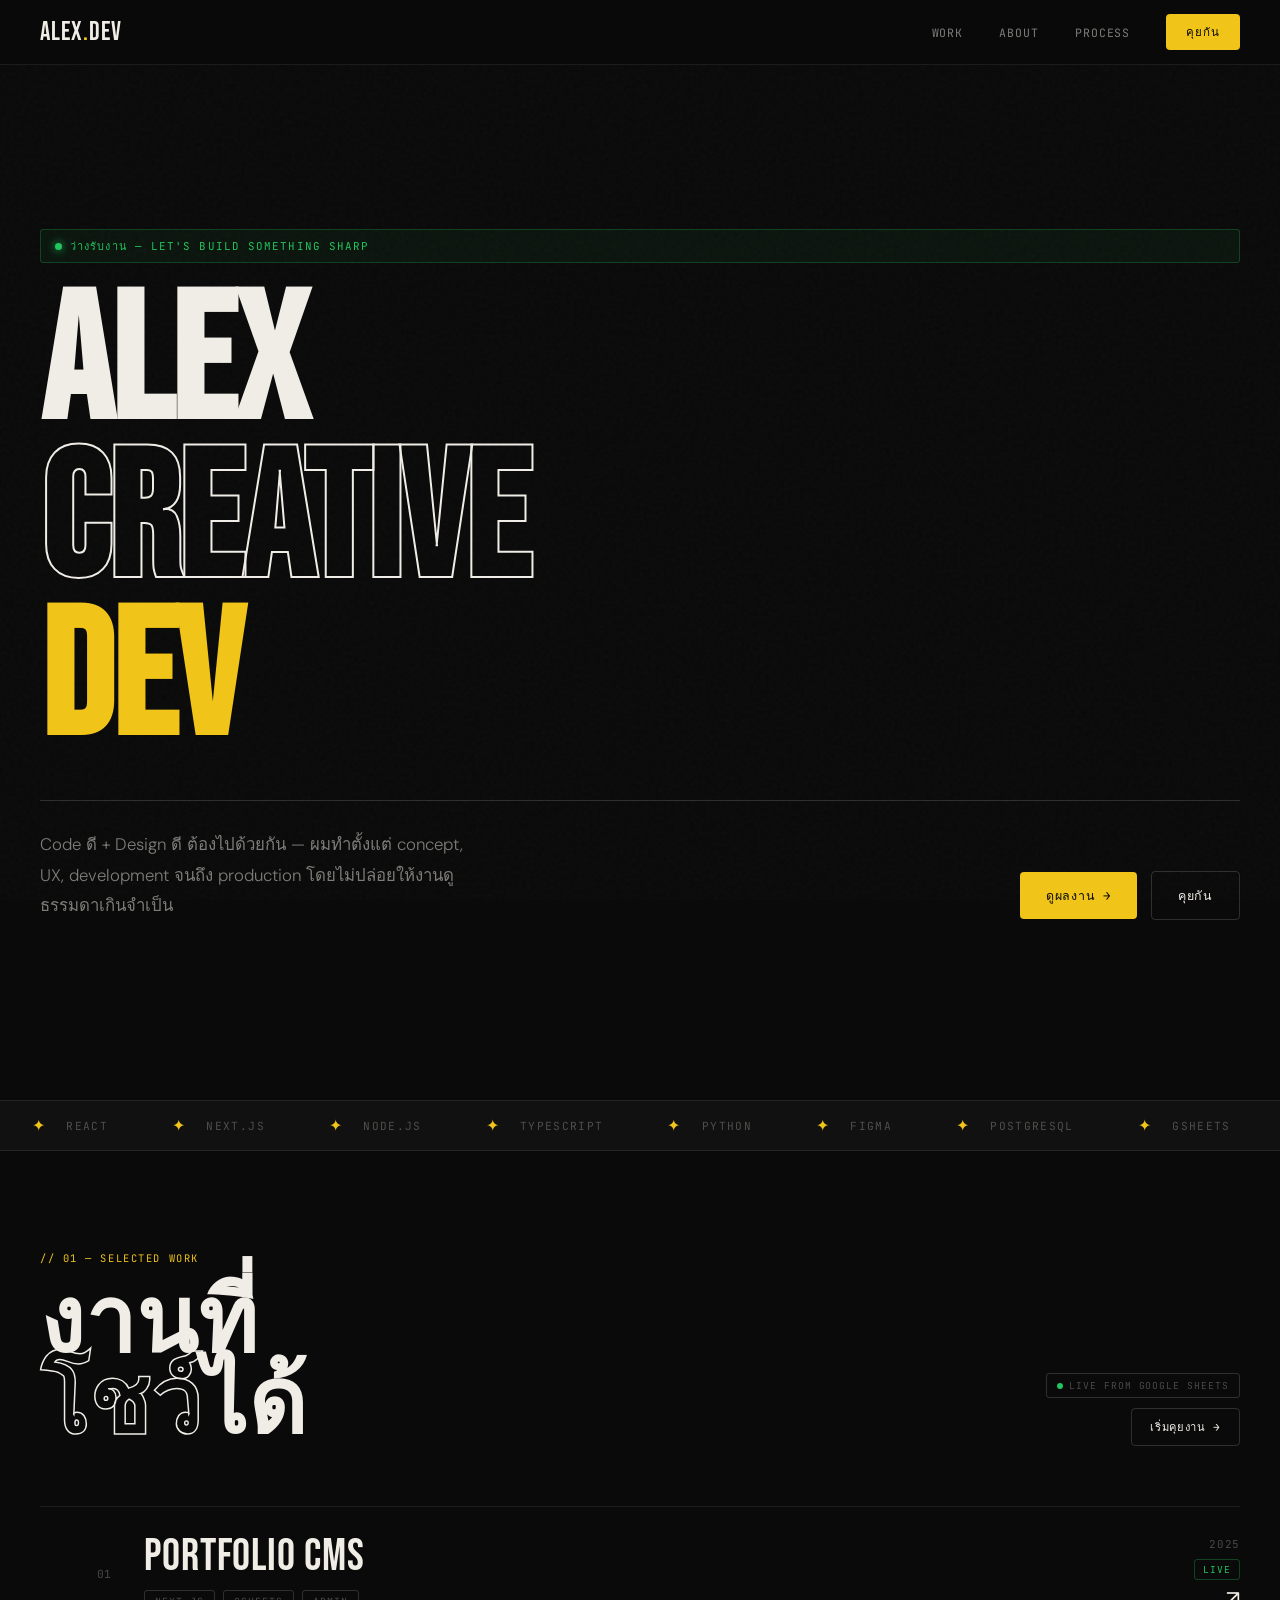
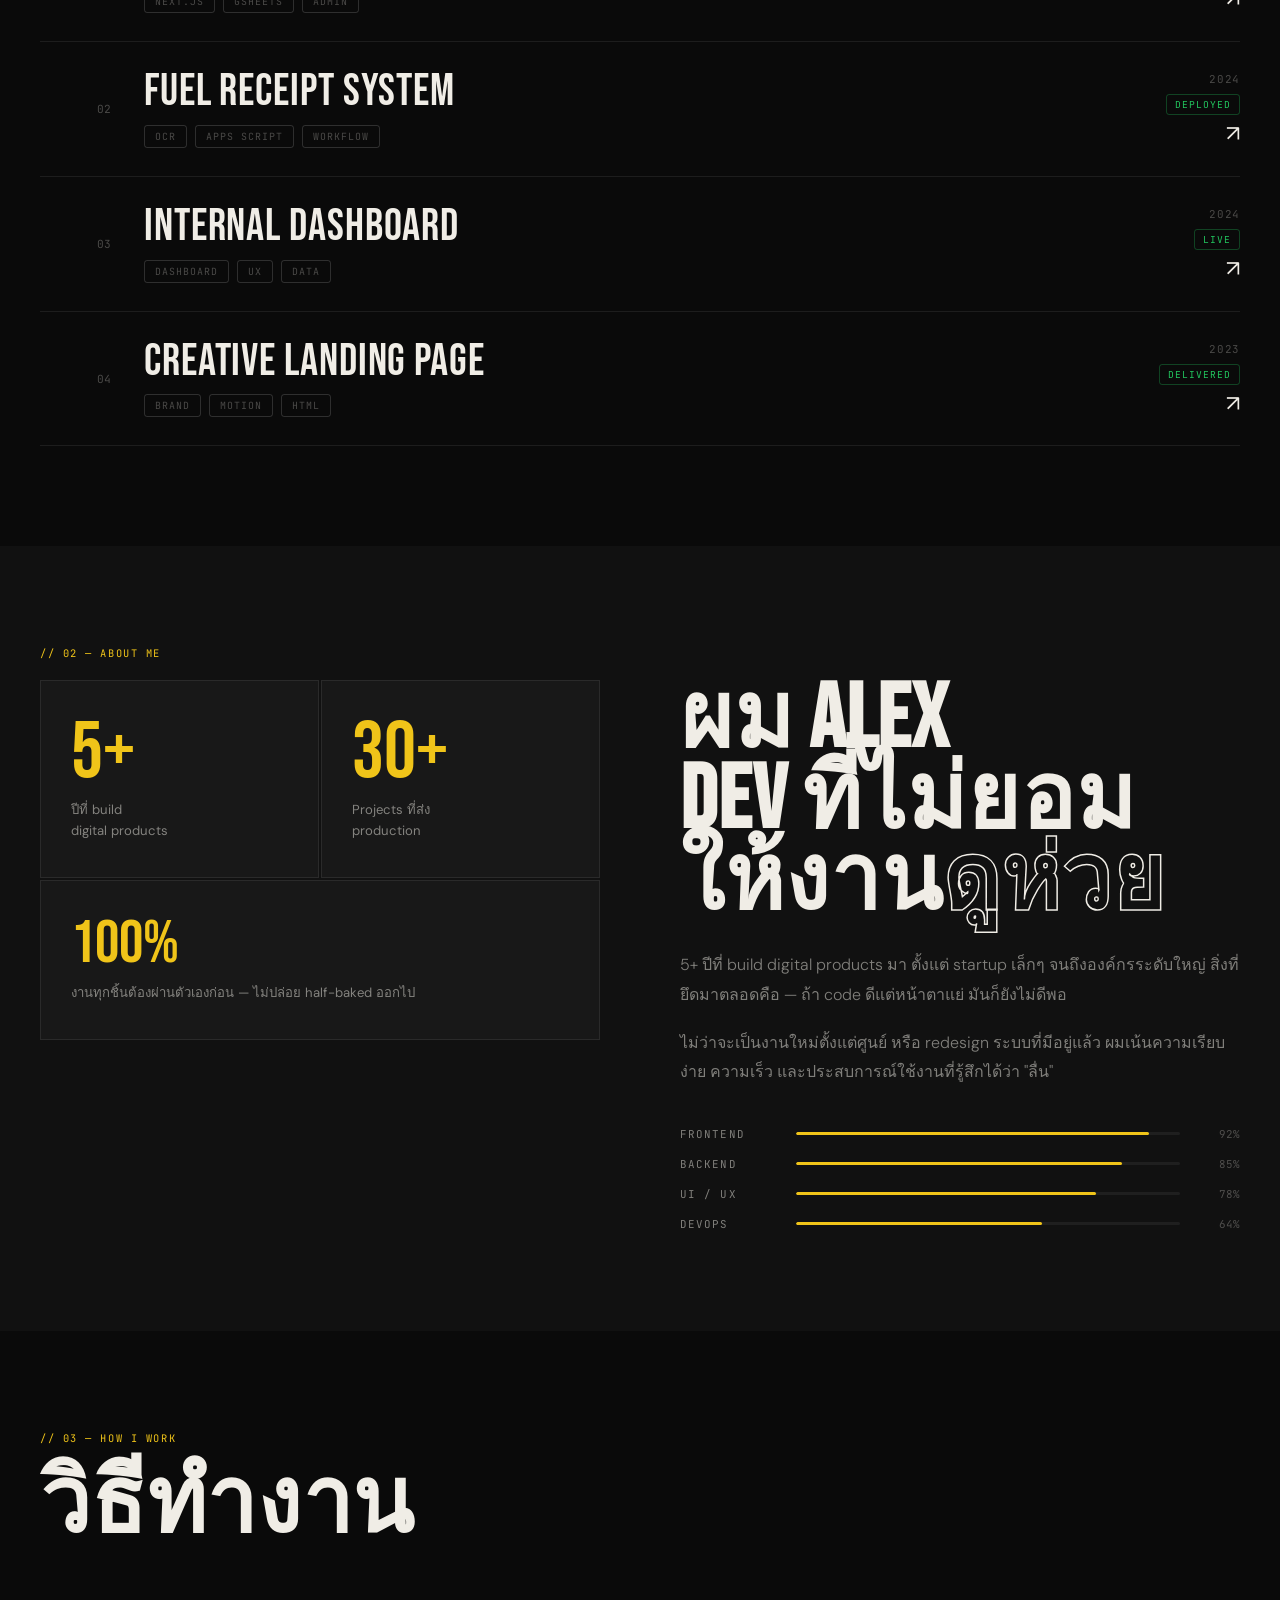
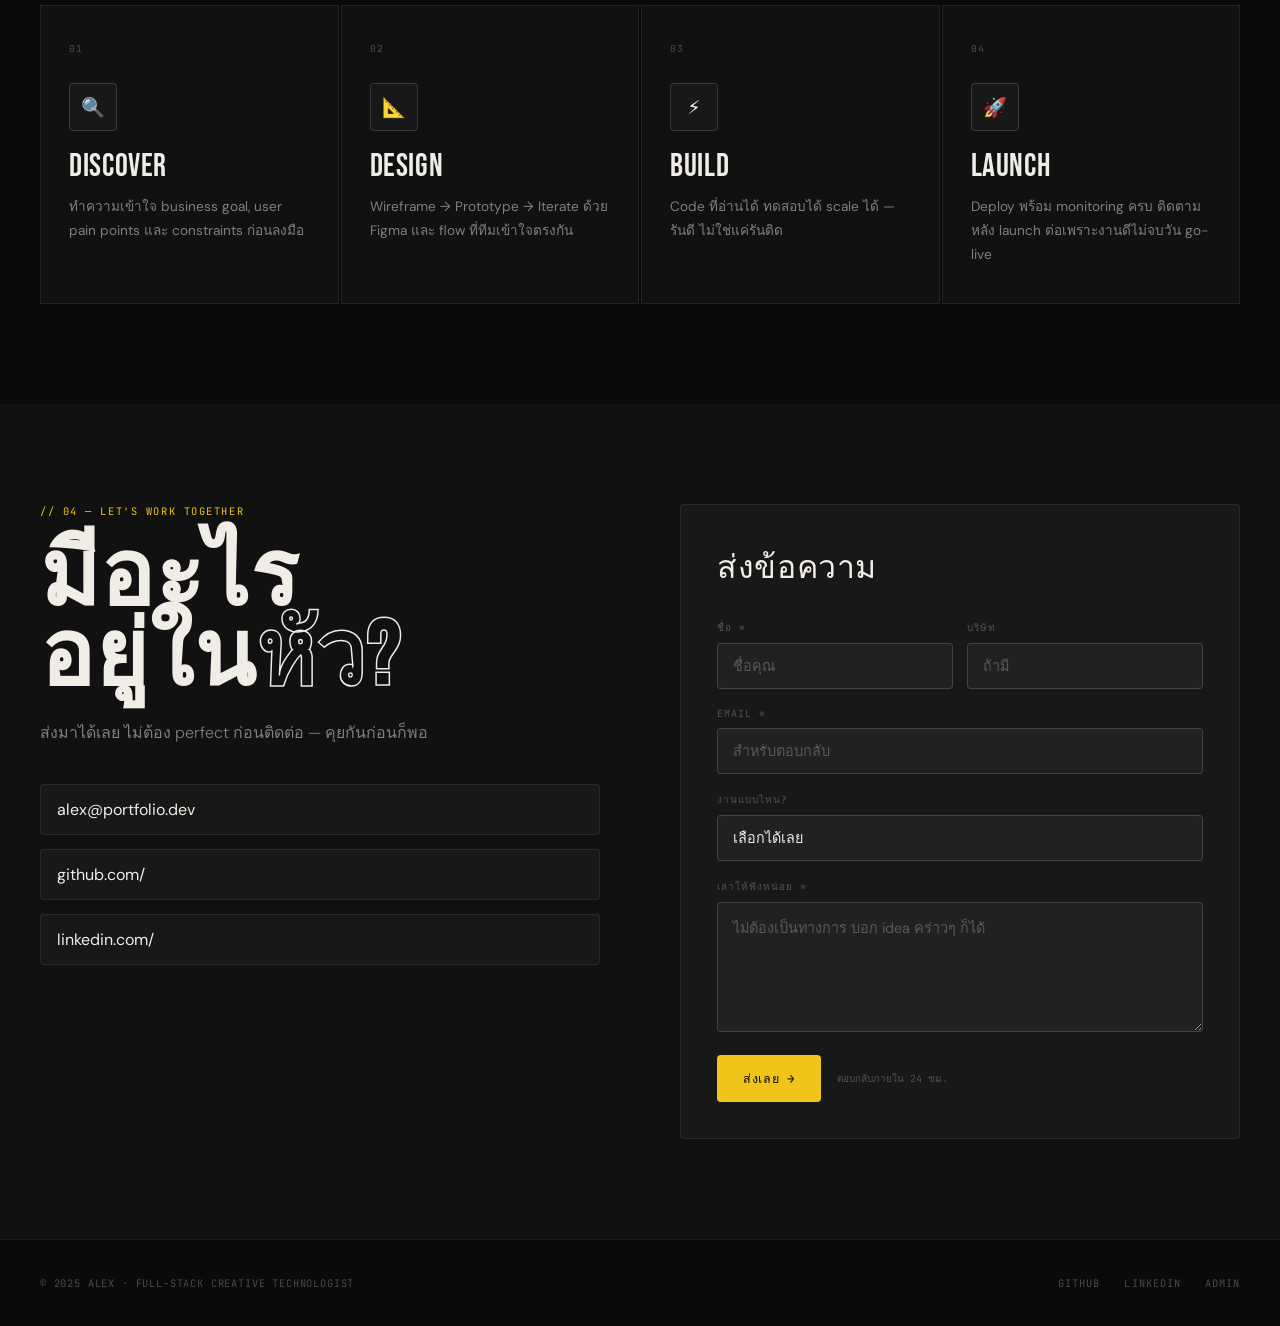
<file: index.html>
<!DOCTYPE html>
<html lang="th">
<head>
  <meta charset="UTF-8"/>
  <meta name="viewport" content="width=device-width, initial-scale=1.0"/>
  <meta name="description" content="Full-Stack Creative Technologist — Code ดี Design ดี ต้องไปด้วยกัน"/>
  <title>Alex.dev — Full-Stack Creative Technologist</title>
  <link rel="preconnect" href="https://fonts.googleapis.com"/>
  <link rel="preconnect" href="https://fonts.gstatic.com" crossorigin/>
  <link href="https://fonts.googleapis.com/css2?family=Bebas+Neue&family=DM+Sans:ital,wght@0,300;0,400;0,500;1,300&family=JetBrains+Mono:wght@400;500&display=swap" rel="stylesheet"/>
  <link rel="stylesheet" href="css/style.css"/>
</head>
<body>

<!-- NAV -->
<div class="nav-wrap">
  <nav class="nav">
    <a href="#home" id="navLogo" class="nav-logo">alex<span>.</span>dev</a>
    <div id="navLinks" class="nav-links">
      <a href="#work">Work</a>
      <a href="#about">About</a>
      <a href="#process">Process</a>
      <a href="#contact" class="nav-cta">คุยกัน</a>
    </div>
    <button id="navHam" class="nav-ham" aria-label="เปิดเมนู" aria-expanded="false">
      <span></span><span></span><span></span>
    </button>
  </nav>
</div>

<!-- ─── HERO ──────────────────────────────────────── -->
<section id="home" style="position:relative;z-index:1">
  <div class="hero">

    <div id="heroBadge" class="status-badge hero-eyebrow" id="heroAvail">
      <span class="status-dot"></span>
      <span>ว่างรับงาน — Let's build something sharp</span>
    </div>

    <h1 class="hero-title reveal" id="heroTitle">
      ALEX<br>
      <span class="stroke">CREATIVE</span><br>
      <span class="accent">DEV</span>
    </h1>

    <div class="hero-sub-row">
      <p class="hero-desc reveal reveal-d1">
        Code ดี + Design ดี ต้องไปด้วยกัน — ผมทำตั้งแต่ concept, UX, development
        จนถึง production โดยไม่ปล่อยให้งานดูธรรมดาเกินจำเป็น
      </p>
      <div class="hero-actions reveal reveal-d2">
        <a href="#work" class="btn btn-yellow">ดูผลงาน →</a>
        <a href="#contact" class="btn btn-outline">คุยกัน</a>
      </div>
    </div>
  </div>
</section>

<!-- TICKER -->
<div class="ticker-wrap">
  <div class="ticker-inner" id="tickerInner">
    <span class="ticker-item"><span class="sep">✦</span>React</span>
    <span class="ticker-item"><span class="sep">✦</span>Next.js</span>
    <span class="ticker-item"><span class="sep">✦</span>Node.js</span>
    <span class="ticker-item"><span class="sep">✦</span>TypeScript</span>
    <span class="ticker-item"><span class="sep">✦</span>Python</span>
    <span class="ticker-item"><span class="sep">✦</span>Figma</span>
    <span class="ticker-item"><span class="sep">✦</span>PostgreSQL</span>
    <span class="ticker-item"><span class="sep">✦</span>Google Sheets API</span>
    <span class="ticker-item"><span class="sep">✦</span>React</span>
    <span class="ticker-item"><span class="sep">✦</span>Next.js</span>
    <span class="ticker-item"><span class="sep">✦</span>Node.js</span>
    <span class="ticker-item"><span class="sep">✦</span>TypeScript</span>
    <span class="ticker-item"><span class="sep">✦</span>Python</span>
    <span class="ticker-item"><span class="sep">✦</span>Figma</span>
    <span class="ticker-item"><span class="sep">✦</span>PostgreSQL</span>
    <span class="ticker-item"><span class="sep">✦</span>Google Sheets API</span>
  </div>
</div>

<!-- ─── WORK ───────────────────────────────────────── -->
<section id="work">
  <div class="container">
    <div class="work-header">
      <div>
        <p class="section-label reveal">// 01 — Selected work</p>
        <h2 class="section-title reveal reveal-d1">งานที่<br><em>โชว์</em>ได้</h2>
      </div>
      <div style="display:flex;flex-direction:column;align-items:flex-end;gap:10px">
        <span class="gs-badge reveal reveal-d2">
          <span class="gs-dot"></span>Live from Google Sheets
        </span>
        <a href="#contact" class="btn btn-outline btn-sm reveal reveal-d2">เริ่มคุยงาน →</a>
      </div>
    </div>

    <div id="projectsList" class="projects-list">
      <div class="loading-row">
        <div class="spinner"></div>
        <span>กำลังโหลดจาก Google Sheets...</span>
      </div>
    </div>
  </div>
</section>

<!-- ─── ABOUT ──────────────────────────────────────── -->
<section id="about">
  <div class="container">
    <p class="section-label reveal">// 02 — About me</p>
    <div class="about-grid">

      <!-- Numbers -->
      <div class="about-numbers reveal">
        <div class="num-block">
          <div class="num-big">5+</div>
          <div class="num-label">ปีที่ build<br>digital products</div>
        </div>
        <div class="num-block">
          <div class="num-big">30+</div>
          <div class="num-label">Projects ที่ส่ง<br>production</div>
        </div>
        <div class="num-block" style="grid-column:span 2">
          <div class="num-big" style="font-size:3.8rem">100%</div>
          <div class="num-label">งานทุกชิ้นต้องผ่านตัวเองก่อน — ไม่ปล่อย half-baked ออกไป</div>
        </div>
      </div>

      <!-- Text + skills -->
      <div class="about-text">
        <h2 class="section-title reveal">ผม Alex<br>dev ที่ไม่ยอม<br>ให้งาน<em>ดูห่วย</em></h2>
        <div class="about-body reveal reveal-d1">
          <p>5+ ปีที่ build digital products มา ตั้งแต่ startup เล็กๆ จนถึงองค์กรระดับใหญ่ สิ่งที่ยึดมาตลอดคือ — ถ้า code ดีแต่หน้าตาแย่ มันก็ยังไม่ดีพอ</p>
          <p>ไม่ว่าจะเป็นงานใหม่ตั้งแต่ศูนย์ หรือ redesign ระบบที่มีอยู่แล้ว ผมเน้นความเรียบง่าย ความเร็ว และประสบการณ์ใช้งานที่รู้สึกได้ว่า "ลื่น"</p>
        </div>
        <div class="skills-wrap" id="skillsWrap">
          <!-- rendered by JS -->
        </div>
      </div>
    </div>
  </div>
</section>

<!-- ─── PROCESS ─────────────────────────────────────── -->
<section id="process">
  <div class="container">
    <p class="section-label reveal">// 03 — How I work</p>
    <h2 class="section-title reveal reveal-d1">วิธีทำงาน</h2>
    <div class="process-grid" id="processGrid">
      <!-- rendered by JS -->
    </div>
  </div>
</section>

<!-- ─── CONTACT ─────────────────────────────────────── -->
<section id="contact">
  <div class="container">
    <div class="contact-grid">

      <div class="contact-left">
        <p class="section-label reveal">// 04 — Let's work together</p>
        <h2 class="section-title reveal reveal-d1">มีอะไร<br>อยู่ใน<em>หัว?</em></h2>
        <p class="contact-subtext reveal reveal-d2">ส่งมาได้เลย ไม่ต้อง perfect ก่อนติดต่อ — คุยกันก่อนก็พอ</p>

        <div class="contact-info-list reveal reveal-d2">
          <a class="cinfo-row" href="mailto:alex@portfolio.dev" data-email="alex@portfolio.dev">
            <div class="cinfo-icon">📧</div>
            <div>
              <div class="cinfo-label">Email</div>
              <div class="cinfo-val" data-email="alex@portfolio.dev">alex@portfolio.dev</div>
            </div>
          </a>
          <a class="cinfo-row" href="https://github.com/" target="_blank" rel="noreferrer" data-github="https://github.com/">
            <div class="cinfo-icon">🐙</div>
            <div>
              <div class="cinfo-label">GitHub</div>
              <div class="cinfo-val" data-github="">github.com/alexdev</div>
            </div>
          </a>
          <a class="cinfo-row" href="https://linkedin.com/" target="_blank" rel="noreferrer" data-linkedin="https://linkedin.com/">
            <div class="cinfo-icon">💼</div>
            <div>
              <div class="cinfo-label">LinkedIn</div>
              <div class="cinfo-val" data-linkedin="">linkedin.com/in/alexdev</div>
            </div>
          </a>
        </div>
      </div>

      <!-- FORM -->
      <div class="reveal reveal-d2">
        <form class="contact-form-wrap" id="contactForm" novalidate>
          <div class="form-title">ส่งข้อความ</div>

          <div class="frow">
            <div class="fgroup">
              <label for="cf-name">ชื่อ *</label>
              <input id="cf-name" type="text" placeholder="ชื่อคุณ" required/>
            </div>
            <div class="fgroup">
              <label for="cf-company">บริษัท</label>
              <input id="cf-company" type="text" placeholder="ถ้ามี"/>
            </div>
          </div>

          <div class="fgroup">
            <label for="cf-email">Email *</label>
            <input id="cf-email" type="email" placeholder="สำหรับตอบกลับ" required/>
          </div>

          <div class="fgroup">
            <label for="cf-type">งานแบบไหน?</label>
            <select id="cf-type">
              <option value="">เลือกได้เลย</option>
              <option>Web Application</option>
              <option>Mobile App</option>
              <option>UX / UI Design</option>
              <option>Full-Stack Development</option>
              <option>Consulting</option>
              <option>อื่นๆ</option>
            </select>
          </div>

          <div class="fgroup">
            <label for="cf-message">เล่าให้ฟังหน่อย *</label>
            <textarea id="cf-message" placeholder="ไม่ต้องเป็นทางการ บอก idea คร่าวๆ ก็ได้" required></textarea>
          </div>

          <div id="formAlert" class="form-alert"></div>

          <div class="form-submit-row">
            <button type="submit" class="btn btn-yellow">ส่งเลย →</button>
            <span class="form-note">ตอบกลับภายใน 24 ชม.</span>
          </div>
        </form>
      </div>
    </div>
  </div>
</section>

<!-- ─── FOOTER ──────────────────────────────────────── -->
<footer class="footer">
  <span class="footer-copy">© 2025 Alex · Full-Stack Creative Technologist</span>
  <div class="footer-links">
    <a id="ftGithub" href="https://github.com/" target="_blank" rel="noreferrer">GitHub</a>
    <a id="ftLinkedin" href="https://linkedin.com/" target="_blank" rel="noreferrer">LinkedIn</a>
    <a href="admin.html">Admin</a>
  </div>
</footer>

<script src="js/main.js"></script>
</body>
</html>
</file>
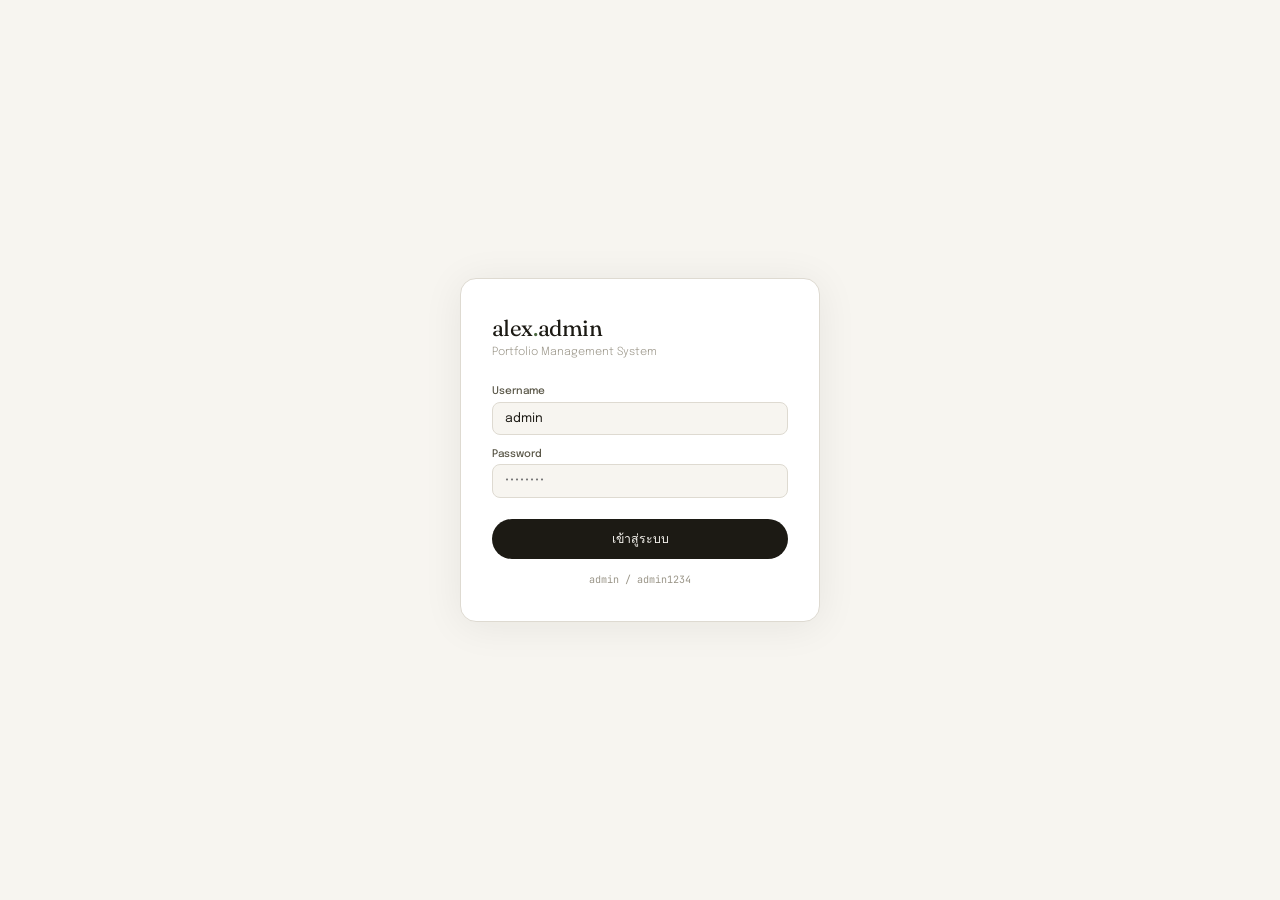
<file: admin.html>
<!DOCTYPE html>
<html lang="th">
<head>
  <meta charset="UTF-8">
  <meta name="viewport" content="width=device-width, initial-scale=1.0">
  <title>Admin — Portfolio Dashboard</title>
  <link rel="stylesheet" href="css/admin.css">
</head>
<body>

<!-- ══════════════════════════════════════
     LOGIN
══════════════════════════════════════ -->
<div id="loginScreen">
  <div class="login-card">
    <div class="login-logo">alex<span>.</span>admin</div>
    <div class="login-sub">Portfolio Management System</div>
    <div class="login-field">
      <label for="loginUser">Username</label>
      <input id="loginUser" type="text" placeholder="admin" value="admin" autocomplete="username">
    </div>
    <div class="login-field">
      <label for="loginPass">Password</label>
      <input id="loginPass" type="password" placeholder="••••••••" autocomplete="current-password">
    </div>
    <div class="login-error" id="loginErr">❌ Username หรือ Password ไม่ถูกต้อง</div>
    <button class="login-btn" onclick="doLogin()">เข้าสู่ระบบ</button>
    <div class="login-hint">admin / admin1234</div>
  </div>
</div>


<!-- ══════════════════════════════════════
     APP
══════════════════════════════════════ -->
<div id="adminApp">

  <!-- SIDEBAR -->
  <aside class="sidebar" id="sidebar">
    <div class="sidebar-logo">alex<span>.</span>admin</div>

    <div class="sidebar-section-label">Main</div>
    <div class="sidebar-link active" data-page="dashboard" onclick="showPage('dashboard')">
      <span class="si">📊</span> Dashboard
    </div>

    <div class="sidebar-section-label">Content</div>
    <div class="sidebar-link" data-page="projects" onclick="showPage('projects')">
      <span class="si">🗂️</span> Projects
    </div>

    <div class="sidebar-section-label">CRM</div>
    <div class="sidebar-link" data-page="contacts" onclick="showPage('contacts')">
      <span class="si">📬</span> Contacts
      <span class="badge-count" id="unreadBadge" style="display:none"></span>
    </div>

    <div class="sidebar-section-label">Insights</div>
    <div class="sidebar-link" data-page="analytics" onclick="showPage('analytics')">
      <span class="si">📈</span> Analytics
    </div>

    <div class="sidebar-section-label">Site</div>
    <a class="sidebar-link" href="index.html" target="_blank">
      <span class="si">🌐</span> View Site
    </a>

    <div class="sidebar-bottom">
      <div class="sidebar-user">
        <div class="sidebar-avatar">A</div>
        <div>
          <div class="sidebar-user-name">Alex Dev</div>
          <div class="sidebar-user-role">Administrator</div>
        </div>
      </div>
      <button class="sidebar-logout" onclick="doLogout()">ออกจากระบบ</button>
    </div>
  </aside>

  <!-- MAIN -->
  <div class="main">

    <!-- TOPBAR -->
    <div class="topbar">
      <div class="topbar-title" id="topbarTitle">Dashboard</div>
      <div class="topbar-actions">
        <a href="index.html" target="_blank" class="btn btn-ghost btn-sm">🌐 View Site</a>
      </div>
    </div>

    <!-- CONTENT -->
    <div class="content">

      <!-- ════ DASHBOARD ════ -->
      <div class="page active" id="page-dashboard">

        <div class="stats-grid">
          <div class="stat-card">
            <div class="stat-icon-box" style="background:#dde8da">🗂️</div>
            <div>
              <div class="stat-val" id="st-projects">0</div>
              <div class="stat-lbl">Total Projects</div>
            </div>
          </div>
          <div class="stat-card">
            <div class="stat-icon-box" style="background:#dbeafe">📬</div>
            <div>
              <div class="stat-val" id="st-contacts">0</div>
              <div class="stat-lbl">Total Contacts</div>
            </div>
          </div>
          <div class="stat-card">
            <div class="stat-icon-box" style="background:#fef3c7">🔔</div>
            <div>
              <div class="stat-val" id="st-unread">0</div>
              <div class="stat-lbl">Unread Messages</div>
            </div>
          </div>
          <div class="stat-card">
            <div class="stat-icon-box" style="background:#f7e8df">👁️</div>
            <div>
              <div class="stat-val">1,248</div>
              <div class="stat-lbl">Page Views (demo)</div>
              <div class="stat-trend">+12% this month</div>
            </div>
          </div>
        </div>

        <div class="table-card">
          <div class="table-head">
            <div class="table-head-title">ข้อความล่าสุด</div>
            <button class="btn btn-ghost btn-sm" onclick="showPage('contacts')">ดูทั้งหมด →</button>
          </div>
          <table class="tbl">
            <thead>
              <tr>
                <th>ชื่อ</th>
                <th>บริษัท</th>
                <th>ประเภทงาน</th>
                <th>วันที่</th>
                <th>สถานะ</th>
              </tr>
            </thead>
            <tbody id="dashContactTable">
              <tr><td colspan="5" class="tbl-empty">ยังไม่มีข้อความ</td></tr>
            </tbody>
          </table>
        </div>
      </div>


      <!-- ════ PROJECTS ════ -->
      <div class="page" id="page-projects">
        <div class="page-header">
          <div>
            <h2>จัดการผลงาน</h2>
            <div class="sub">เพิ่ม แก้ไข หรือลบผลงานที่แสดงบนหน้าเว็บ</div>
          </div>
          <button class="btn btn-primary" onclick="openProjectModal()">+ เพิ่มผลงาน</button>
        </div>

        <div class="table-card">
          <table class="tbl">
            <thead>
              <tr>
                <th>ชื่อผลงาน</th>
                <th>Tags</th>
                <th>ปี</th>
                <th>สถานะ</th>
                <th>Actions</th>
              </tr>
            </thead>
            <tbody id="projectsTable"></tbody>
          </table>
        </div>
      </div>


      <!-- ════ CONTACTS ════ -->
      <div class="page" id="page-contacts">
        <div class="page-header">
          <div>
            <h2>ข้อความจากบริษัท</h2>
            <div class="sub">บริษัทที่ติดต่อผ่าน contact form บนเว็บ</div>
          </div>
          <button class="btn btn-ghost btn-sm" onclick="markAllRead()">Mark all read</button>
        </div>

        <div class="table-card">
          <table class="tbl">
            <thead>
              <tr>
                <th>ชื่อ / บริษัท</th>
                <th>Email</th>
                <th>ประเภทงาน</th>
                <th>วันที่</th>
                <th>สถานะ</th>
                <th>Actions</th>
              </tr>
            </thead>
            <tbody id="contactsTable"></tbody>
          </table>
        </div>
      </div>


      <!-- ════ ANALYTICS ════ -->
      <div class="page" id="page-analytics">

        <div class="stats-grid" style="margin-bottom:1.5rem">
          <div class="stat-card">
            <div class="stat-icon-box" style="background:#dde8da">👁️</div>
            <div>
              <div class="stat-val">1,248</div>
              <div class="stat-lbl">Page Views</div>
              <div class="stat-trend">+12% this month</div>
            </div>
          </div>
          <div class="stat-card">
            <div class="stat-icon-box" style="background:#dbeafe">⏱️</div>
            <div>
              <div class="stat-val">2:34</div>
              <div class="stat-lbl">Avg. Time on Site</div>
              <div class="stat-trend">+8% vs last month</div>
            </div>
          </div>
          <div class="stat-card">
            <div class="stat-icon-box" style="background:#fef3c7">💌</div>
            <div>
              <div class="stat-val" id="st-contacts2">0</div>
              <div class="stat-lbl">Form Submissions</div>
            </div>
          </div>
          <div class="stat-card">
            <div class="stat-icon-box" style="background:#dcfce7">📊</div>
            <div>
              <div class="stat-val">68%</div>
              <div class="stat-lbl">Bounce Rate</div>
              <div class="stat-trend" style="color:var(--green)">−3% (improved)</div>
            </div>
          </div>
        </div>

        <div class="analytics-grid">
          <div class="chart-card">
            <div class="chart-card-title">
              <span>Page Views รายเดือน</span>
              <span style="font-size:0.7rem;color:var(--ink-3);font-family:var(--font-mono)">Demo data</span>
            </div>
            <div class="bar-chart" id="barChart"></div>
          </div>

          <div class="chart-card">
            <div class="chart-card-title">Device breakdown</div>
            <div class="device-list">
              <div class="device-row">
                <span class="device-name">📱 Mobile</span>
                <div class="device-track"><div class="device-bar" style="width:58%;background:var(--accent)"></div></div>
                <span class="device-pct">58%</span>
              </div>
              <div class="device-row">
                <span class="device-name">🖥️ Desktop</span>
                <div class="device-track"><div class="device-bar" style="width:34%;background:var(--blue)"></div></div>
                <span class="device-pct">34%</span>
              </div>
              <div class="device-row">
                <span class="device-name">📟 Tablet</span>
                <div class="device-track"><div class="device-bar" style="width:8%;background:var(--amber)"></div></div>
                <span class="device-pct">8%</span>
              </div>
            </div>

            <div style="margin-top:2rem">
              <div class="chart-card-title" style="margin-bottom:1rem">Top sections</div>
              <div class="device-list">
                <div class="device-row">
                  <span class="device-name">Work</span>
                  <div class="device-track"><div class="device-bar" style="width:82%;background:var(--accent)"></div></div>
                  <span class="device-pct">82%</span>
                </div>
                <div class="device-row">
                  <span class="device-name">Contact</span>
                  <div class="device-track"><div class="device-bar" style="width:61%;background:var(--accent)"></div></div>
                  <span class="device-pct">61%</span>
                </div>
                <div class="device-row">
                  <span class="device-name">About</span>
                  <div class="device-track"><div class="device-bar" style="width:45%;background:var(--accent)"></div></div>
                  <span class="device-pct">45%</span>
                </div>
              </div>
            </div>
          </div>
        </div>
      </div>

    </div><!-- /content -->
  </div><!-- /main -->
</div><!-- /adminApp -->


<!-- ══════════════════════════════════════
     MODAL — Project
══════════════════════════════════════ -->
<div class="modal-overlay" id="projectModal">
  <div class="modal">
    <div class="modal-title">
      <span id="projectModalTitle">เพิ่มผลงานใหม่</span>
      <button class="modal-close" onclick="closeModal('projectModal')">✕</button>
    </div>

    <div class="form-grid">
      <div class="fg">
        <label for="pm-title">ชื่อผลงาน *</label>
        <input id="pm-title" type="text" placeholder="My Awesome Project">
      </div>
      <div class="fg">
        <label for="pm-year">ปี</label>
        <input id="pm-year" type="text" placeholder="2025">
      </div>
      <div class="fg">
        <label for="pm-emoji">Emoji Icon</label>
        <input id="pm-emoji" type="text" placeholder="🛒" maxlength="4">
      </div>
      <div class="fg">
        <label for="pm-bg">สี Background</label>
        <input id="pm-bg" type="text" placeholder="#fef3c7">
      </div>
      <div class="fg full">
        <label for="pm-tags">Tags (คั่นด้วย ,)</label>
        <input id="pm-tags" type="text" placeholder="React, Node.js, PostgreSQL">
      </div>
      <div class="fg full">
        <label for="pm-desc">คำอธิบาย *</label>
        <textarea id="pm-desc" placeholder="อธิบายโปรเจ็กต์นี้..."></textarea>
      </div>
      <div class="fg full">
        <label for="pm-link">Link (optional)</label>
        <input id="pm-link" type="url" placeholder="https://...">
      </div>
    </div>

    <div class="modal-actions">
      <button class="btn btn-ghost" onclick="closeModal('projectModal')">ยกเลิก</button>
      <button class="btn btn-primary" onclick="saveProject()">บันทึก</button>
    </div>
  </div>
</div>


<!-- ══════════════════════════════════════
     MODAL — Contact Detail
══════════════════════════════════════ -->
<div class="modal-overlay" id="contactModal">
  <div class="modal">
    <div class="modal-title">
      <span>รายละเอียดข้อความ</span>
      <button class="modal-close" onclick="closeModal('contactModal')">✕</button>
    </div>
    <div id="contactDetailContent"></div>
  </div>
</div>

<div class="toast" id="adminToast"></div>

<script src="js/admin.js"></script>
</body>
</html>
</file>
<file: css/style.css>
@import url('https://fonts.googleapis.com/css2?family=Bebas+Neue&family=DM+Sans:ital,wght@0,300;0,400;0,500;1,300&family=JetBrains+Mono:wght@400;500&display=swap');

/* ─── TOKENS ─────────────────────────────────────── */
:root {
  --bg:        #0a0a0a;
  --bg2:       #111111;
  --bg3:       #181818;
  --line:      rgba(255,255,255,0.08);
  --line2:     rgba(255,255,255,0.15);
  --text:      #f0ede6;
  --muted:     rgba(240,237,230,0.50);
  --muted2:    rgba(240,237,230,0.28);
  --accent:    #f0c419;          /* electric yellow */
  --accent2:   #ff4d1c;          /* fire orange */
  --green:     #22c55e;
  --fw:        1280px;
  --mono:      'JetBrains Mono', monospace;
  --display:   'Bebas Neue', Impact, sans-serif;
  --body:      'DM Sans', system-ui, sans-serif;
  --ease:      cubic-bezier(0.16,1,0.3,1);
}

/* ─── RESET ───────────────────────────────────────── */
*, *::before, *::after { box-sizing: border-box; margin: 0; padding: 0; }
html { scroll-behavior: smooth; font-size: 16px; }
body {
  font-family: var(--body);
  background: var(--bg);
  color: var(--text);
  overflow-x: hidden;
  -webkit-font-smoothing: antialiased;
}
a { color: inherit; text-decoration: none; }
button, input, textarea, select { font: inherit; }
img { max-width: 100%; display: block; }

/* ─── NOISE OVERLAY ──────────────────────────────── */
body::before {
  content: '';
  position: fixed; inset: 0; z-index: 0; pointer-events: none;
  background-image: url("data:image/svg+xml,%3Csvg viewBox='0 0 256 256' xmlns='http://www.w3.org/2000/svg'%3E%3Cfilter id='n'%3E%3CfeTurbulence type='fractalNoise' baseFrequency='0.9' numOctaves='4' stitchTiles='stitch'/%3E%3C/filter%3E%3Crect width='100%25' height='100%25' filter='url(%23n)' opacity='1'/%3E%3C/svg%3E");
  opacity: 0.028;
}

/* ─── LAYOUT ─────────────────────────────────────── */
.container {
  max-width: var(--fw);
  margin: 0 auto;
  padding: 0 40px;
}
@media (max-width:768px) { .container { padding: 0 20px; } }

/* ─── NAV ────────────────────────────────────────── */
.nav-wrap {
  position: fixed; top: 0; left: 0; right: 0; z-index: 100;
  border-bottom: 1px solid var(--line);
  background: rgba(10,10,10,0.88);
  backdrop-filter: blur(20px);
  -webkit-backdrop-filter: blur(20px);
}
.nav {
  display: flex; align-items: center;
  justify-content: space-between;
  height: 64px;
  max-width: var(--fw); margin: 0 auto; padding: 0 40px;
}
.nav-logo {
  font-family: var(--display);
  font-size: 1.65rem;
  letter-spacing: 0.04em;
  color: var(--text);
  line-height: 1;
}
.nav-logo span { color: var(--accent); }
.nav-links {
  display: flex; gap: 36px; align-items: center;
}
.nav-links a {
  font-family: var(--mono);
  font-size: 0.72rem; letter-spacing: 0.08em;
  text-transform: uppercase;
  color: var(--muted);
  transition: color 0.2s;
}
.nav-links a:hover { color: var(--text); }
.nav-cta {
  background: var(--accent) !important;
  color: #0a0a0a !important;
  padding: 9px 20px;
  border-radius: 4px;
  font-weight: 500 !important;
  transition: opacity 0.2s !important;
}
.nav-cta:hover { opacity: 0.85 !important; }
.nav-ham {
  display: none; flex-direction: column; gap: 5px;
  background: none; border: none; cursor: pointer; padding: 4px;
}
.nav-ham span {
  display: block; width: 22px; height: 2px;
  background: var(--text); border-radius: 2px;
  transition: 0.25s var(--ease);
}
@media (max-width:768px) {
  .nav { padding: 0 20px; }
  .nav-ham { display: flex; }
  .nav-links {
    position: fixed; inset: 64px 0 0 0;
    background: var(--bg); flex-direction: column;
    gap: 0; padding: 20px;
    transform: translateX(100%);
    transition: transform 0.3s var(--ease);
  }
  .nav-links.open { transform: none; }
  .nav-links a {
    display: block; padding: 18px 0;
    border-bottom: 1px solid var(--line);
    font-size: 0.9rem; color: var(--text);
  }
  .nav-cta { margin-top: 12px; text-align: center; }
}

/* ─── STATUS DOT ─────────────────────────────────── */
.status-badge {
  display: inline-flex; align-items: center; gap: 8px;
  font-family: var(--mono); font-size: 0.68rem;
  letter-spacing: 0.1em; text-transform: uppercase;
  color: var(--green); padding: 7px 14px;
  border: 1px solid rgba(34,197,94,0.25);
  border-radius: 3px;
  background: rgba(34,197,94,0.06);
}
.status-dot {
  width: 7px; height: 7px; border-radius: 50%;
  background: var(--green);
  box-shadow: 0 0 8px var(--green);
  animation: pulse-dot 2.4s ease-in-out infinite;
}
@keyframes pulse-dot {
  0%,100% { opacity: 1; } 50% { opacity: 0.4; }
}

/* ─── HERO ───────────────────────────────────────── */
.hero {
  min-height: 100vh;
  display: flex; flex-direction: column;
  justify-content: flex-end;
  padding: 120px 40px 80px;
  max-width: var(--fw); margin: 0 auto;
  position: relative;
}
.hero-eyebrow {
  margin-bottom: 24px;
}
.hero-title {
  font-family: var(--display);
  font-size: clamp(5rem, 14vw, 13.5rem);
  line-height: 0.88;
  letter-spacing: -0.01em;
  color: var(--text);
  margin-bottom: 0;
}
.hero-title .accent { color: var(--accent); }
.hero-title .stroke {
  -webkit-text-stroke: 2px var(--text);
  color: transparent;
}
.hero-sub-row {
  display: flex; align-items: flex-end;
  justify-content: space-between;
  gap: 40px; margin-top: 40px;
  padding-top: 28px;
  border-top: 1px solid var(--line2);
  flex-wrap: wrap;
}
.hero-desc {
  font-size: 1.05rem; color: var(--muted);
  line-height: 1.8; max-width: 440px;
  font-weight: 300;
}
.hero-actions {
  display: flex; gap: 14px; align-items: center; flex-shrink: 0;
}

/* ─── BUTTONS ────────────────────────────────────── */
.btn {
  display: inline-flex; align-items: center; gap: 8px;
  padding: 14px 26px; border-radius: 4px;
  font-family: var(--mono); font-size: 0.78rem;
  letter-spacing: 0.06em; text-transform: uppercase;
  font-weight: 500; cursor: pointer; border: none;
  transition: 0.2s var(--ease);
}
.btn-yellow {
  background: var(--accent); color: #0a0a0a;
}
.btn-yellow:hover { background: #ffd23f; transform: translateY(-2px); }
.btn-outline {
  background: transparent; color: var(--text);
  border: 1px solid var(--line2);
}
.btn-outline:hover { border-color: var(--text); transform: translateY(-2px); }
.btn-sm { padding: 9px 18px; font-size: 0.7rem; }

/* ─── HORIZONTAL TICKER ──────────────────────────── */
.ticker-wrap {
  border-top: 1px solid var(--line);
  border-bottom: 1px solid var(--line);
  overflow: hidden; padding: 14px 0;
  background: var(--bg2);
}
.ticker-inner {
  display: flex; gap: 0;
  animation: ticker 30s linear infinite;
  white-space: nowrap;
}
.ticker-inner:hover { animation-play-state: paused; }
.ticker-item {
  display: inline-flex; align-items: center; gap: 20px;
  padding: 0 32px;
  font-family: var(--mono); font-size: 0.7rem;
  text-transform: uppercase; letter-spacing: 0.12em;
  color: var(--muted2);
}
.ticker-item .sep { color: var(--accent); font-size: 1rem; }
@keyframes ticker {
  0% { transform: translateX(0); }
  100% { transform: translateX(-50%); }
}

/* ─── SECTION ────────────────────────────────────── */
section {
  padding: 100px 0;
  position: relative;
}
.section-label {
  font-family: var(--mono); font-size: 0.65rem;
  letter-spacing: 0.15em; text-transform: uppercase;
  color: var(--accent); margin-bottom: 20px;
}
.section-title {
  font-family: var(--display);
  font-size: clamp(3.2rem, 7vw, 7rem);
  line-height: 0.9; letter-spacing: 0.01em;
  color: var(--text);
}
.section-title em {
  font-style: normal;
  -webkit-text-stroke: 1.5px var(--text);
  color: transparent;
}

/* ─── LOADING INDICATOR ──────────────────────────── */
.loading-row {
  display: flex; align-items: center; gap: 12px;
  padding: 40px; color: var(--muted2);
  font-family: var(--mono); font-size: 0.75rem;
}
.spinner {
  width: 16px; height: 16px;
  border: 2px solid var(--line2);
  border-top-color: var(--accent);
  border-radius: 50%;
  animation: spin 0.8s linear infinite;
}
@keyframes spin { to { transform: rotate(360deg); } }

/* ─── PROJECTS GRID ──────────────────────────────── */
#work { background: var(--bg); }
.work-header {
  display: flex; align-items: flex-end;
  justify-content: space-between; gap: 24px;
  margin-bottom: 60px; flex-wrap: wrap;
}

.projects-list { display: flex; flex-direction: column; }
.project-item {
  display: grid;
  grid-template-columns: 72px 1fr auto;
  align-items: center; gap: 32px;
  padding: 28px 0;
  border-top: 1px solid var(--line);
  cursor: pointer;
  transition: 0.2s var(--ease);
  text-decoration: none; color: var(--text);
}
.project-item:last-child { border-bottom: 1px solid var(--line); }
.project-item:hover { padding-left: 12px; }
.project-item:hover .proj-num { color: var(--accent); }
.project-item:hover .proj-arrow { transform: translate(4px,-4px); color: var(--accent); }

.proj-num {
  font-family: var(--mono); font-size: 0.7rem;
  color: var(--muted2); transition: color 0.2s;
  text-align: right; letter-spacing: 0.05em;
}
.proj-main { min-width: 0; }
.proj-title {
  font-family: var(--display);
  font-size: clamp(1.6rem, 3.5vw, 2.8rem);
  line-height: 1; letter-spacing: 0.02em;
  margin-bottom: 10px;
}
.proj-tags {
  display: flex; gap: 8px; flex-wrap: wrap;
}
.proj-tag {
  font-family: var(--mono); font-size: 0.62rem;
  text-transform: uppercase; letter-spacing: 0.1em;
  padding: 4px 10px;
  border: 1px solid var(--line2); border-radius: 3px;
  color: var(--muted2);
}
.proj-right {
  display: flex; flex-direction: column; align-items: flex-end; gap: 8px;
}
.proj-year {
  font-family: var(--mono); font-size: 0.68rem;
  color: var(--muted2); letter-spacing: 0.06em;
}
.proj-arrow {
  font-size: 1.4rem; transition: 0.2s var(--ease); line-height: 1;
}
.proj-status {
  font-family: var(--mono); font-size: 0.6rem;
  text-transform: uppercase; letter-spacing: 0.1em;
  color: var(--green); padding: 3px 8px;
  border: 1px solid rgba(34,197,94,0.3); border-radius: 3px;
}

@media (max-width:600px) {
  .project-item {
    grid-template-columns: 40px 1fr;
    gap: 16px;
  }
  .proj-right { display: none; }
}

/* ─── ABOUT ──────────────────────────────────────── */
#about { background: var(--bg2); }
.about-grid {
  display: grid; grid-template-columns: 1fr 1fr; gap: 80px; align-items: start;
}
@media (max-width:900px) { .about-grid { grid-template-columns: 1fr; gap: 48px; } }

.about-numbers {
  display: grid; grid-template-columns: 1fr 1fr; gap: 2px;
}
.num-block {
  background: var(--bg3); padding: 36px 30px;
  border: 1px solid var(--line);
}
.num-block:hover { border-color: var(--line2); }
.num-big {
  font-family: var(--display); font-size: 5rem;
  line-height: 0.9; color: var(--accent); margin-bottom: 10px;
}
.num-label { font-size: 0.82rem; color: var(--muted); line-height: 1.6; }

.about-text .section-title { margin-bottom: 28px; }
.about-body {
  font-size: 1rem; color: var(--muted); line-height: 1.85;
  font-weight: 300;
}
.about-body p + p { margin-top: 18px; }

/* ─── SKILLS ─────────────────────────────────────── */
.skills-wrap { margin-top: 40px; display: flex; flex-direction: column; gap: 16px; }
.skill-row {
  display: grid; grid-template-columns: 100px 1fr 44px;
  align-items: center; gap: 16px;
}
.skill-name {
  font-family: var(--mono); font-size: 0.68rem;
  text-transform: uppercase; letter-spacing: 0.1em;
  color: var(--muted);
}
.skill-track {
  height: 3px; background: rgba(255,255,255,0.06);
  border-radius: 99px; overflow: hidden;
}
.skill-bar {
  height: 100%; background: var(--accent);
  border-radius: 99px; width: 0; transition: width 1.4s var(--ease);
}
.skill-pct {
  font-family: var(--mono); font-size: 0.68rem;
  color: var(--muted2); text-align: right;
}

/* ─── PROCESS ────────────────────────────────────── */
#process { background: var(--bg); }
.process-grid {
  display: grid; grid-template-columns: repeat(4,1fr);
  gap: 2px; margin-top: 60px;
}
@media (max-width:900px) { .process-grid { grid-template-columns: 1fr 1fr; } }
@media (max-width:500px) { .process-grid { grid-template-columns: 1fr; } }

.process-card {
  background: var(--bg2); padding: 36px 28px;
  border: 1px solid var(--line);
  transition: 0.22s var(--ease);
}
.process-card:hover { border-color: var(--accent); background: var(--bg3); }
.process-card:hover .proc-icon-box { background: var(--accent); }
.process-num {
  font-family: var(--mono); font-size: 0.6rem;
  color: var(--muted2); letter-spacing: 0.12em;
  text-transform: uppercase; margin-bottom: 28px;
}
.proc-icon-box {
  width: 48px; height: 48px; border-radius: 4px;
  background: var(--bg3); border: 1px solid var(--line2);
  display: flex; align-items: center; justify-content: center;
  font-size: 1.2rem; margin-bottom: 20px;
  transition: background 0.2s;
}
.proc-name {
  font-family: var(--display); font-size: 2rem;
  letter-spacing: 0.02em; margin-bottom: 12px; line-height: 1;
}
.proc-desc { font-size: 0.85rem; color: var(--muted); line-height: 1.75; }

/* ─── CONTACT ────────────────────────────────────── */
#contact { background: var(--bg2); }
.contact-grid {
  display: grid; grid-template-columns: 1fr 1fr; gap: 80px; align-items: start;
}
@media (max-width:900px) { .contact-grid { grid-template-columns: 1fr; gap: 48px; } }

.contact-left .section-title { margin-bottom: 20px; }
.contact-subtext { font-size: 1rem; color: var(--muted); line-height: 1.8; margin-bottom: 36px; font-weight:300; }

.contact-info-list { display: flex; flex-direction: column; gap: 14px; }
.cinfo-row {
  display: flex; align-items: center; gap: 14px;
  padding: 14px 16px;
  border: 1px solid var(--line); border-radius: 4px;
  background: var(--bg3);
  transition: border-color 0.2s;
}
.cinfo-row:hover { border-color: var(--line2); }
.cinfo-icon {
  width: 36px; height: 36px; display: flex; align-items: center;
  justify-content: center; border-radius: 4px;
  background: rgba(240,196,25,0.1); border: 1px solid rgba(240,196,25,0.2);
  font-size: 1rem; flex-shrink: 0;
}
.cinfo-label { font-family: var(--mono); font-size: 0.6rem; color: var(--muted2); text-transform: uppercase; letter-spacing: 0.1em; }
.cinfo-val { font-size: 0.88rem; color: var(--text); margin-top: 2px; }

/* ─── FORM ───────────────────────────────────────── */
.contact-form-wrap {
  background: var(--bg3); border: 1px solid var(--line);
  padding: 36px; border-radius: 4px;
}
.form-title {
  font-family: var(--display); font-size: 2rem;
  margin-bottom: 28px; letter-spacing: 0.02em;
}
.fgroup { margin-bottom: 18px; }
.fgroup label {
  display: block; font-family: var(--mono); font-size: 0.62rem;
  text-transform: uppercase; letter-spacing: 0.1em;
  color: var(--muted2); margin-bottom: 8px;
}
.fgroup input, .fgroup textarea, .fgroup select {
  width: 100%; background: rgba(255,255,255,0.04);
  border: 1px solid var(--line2); border-radius: 4px;
  padding: 13px 15px; color: var(--text); font-size: 0.9rem;
  outline: none; transition: border-color 0.2s;
}
.fgroup input::placeholder, .fgroup textarea::placeholder { color: var(--muted2); }
.fgroup input:focus, .fgroup textarea:focus, .fgroup select:focus {
  border-color: var(--accent);
  box-shadow: 0 0 0 3px rgba(240,196,25,0.1);
}
.fgroup select { appearance: none; cursor: pointer; }
.fgroup textarea { min-height: 130px; resize: vertical; }
.frow { display: grid; grid-template-columns: 1fr 1fr; gap: 14px; }
@media (max-width:500px) { .frow { grid-template-columns: 1fr; } }
.form-alert {
  margin: 12px 0; padding: 12px 15px;
  border-radius: 4px; font-size: 0.82rem;
  display: none;
}
.form-alert.ok { background: rgba(34,197,94,0.1); border: 1px solid rgba(34,197,94,0.25); color: var(--green); }
.form-alert.err { background: rgba(255,77,28,0.1); border: 1px solid rgba(255,77,28,0.25); color: var(--accent2); }
.form-submit-row { display: flex; align-items: center; gap: 16px; margin-top: 6px; }
.form-note { font-family: var(--mono); font-size: 0.62rem; color: var(--muted2); }

/* ─── FOOTER ─────────────────────────────────────── */
.footer {
  border-top: 1px solid var(--line);
  background: var(--bg);
  padding: 36px 40px;
  display: flex; justify-content: space-between;
  align-items: center; flex-wrap: wrap; gap: 20px;
  max-width: 100%;
}
.footer-copy {
  font-family: var(--mono); font-size: 0.65rem;
  color: var(--muted2); letter-spacing: 0.08em;
  text-transform: uppercase;
}
.footer-links { display: flex; gap: 24px; }
.footer-links a {
  font-family: var(--mono); font-size: 0.65rem;
  text-transform: uppercase; letter-spacing: 0.1em;
  color: var(--muted2); transition: color 0.2s;
}
.footer-links a:hover { color: var(--accent); }

/* ─── REVEAL ANIMATION ───────────────────────────── */
.reveal {
  opacity: 0; transform: translateY(24px);
  transition: opacity 0.75s var(--ease), transform 0.75s var(--ease);
}
.reveal.visible { opacity: 1; transform: none; }
.reveal-d1 { transition-delay: 0.1s; }
.reveal-d2 { transition-delay: 0.2s; }
.reveal-d3 { transition-delay: 0.3s; }

/* ─── ERROR STATE ────────────────────────────────── */
.data-error {
  padding: 32px; border: 1px solid rgba(255,77,28,0.2);
  border-radius: 4px; background: rgba(255,77,28,0.06);
  font-family: var(--mono); font-size: 0.75rem; color: var(--accent2);
}

/* ─── GSHEET NOTICE PILL ──────────────────────────── */
.gs-badge {
  display: inline-flex; align-items: center; gap: 6px;
  font-family: var(--mono); font-size: 0.6rem;
  text-transform: uppercase; letter-spacing: 0.1em;
  color: var(--muted2); padding: 5px 10px;
  border: 1px solid var(--line2); border-radius: 3px;
}
.gs-dot { width: 6px; height: 6px; border-radius: 50%; background: var(--green); }
</file>
<file: css/admin.css>
/* ═══════════════════════════════════════
   ADMIN — admin.css
   Design: Minimal sidebar dashboard
═══════════════════════════════════════ */

@import url('https://fonts.googleapis.com/css2?family=Fraunces:opsz,wght@9..144,300;9..144,400&family=Epilogue:wght@300;400;500;600&family=JetBrains+Mono:wght@400;500&display=swap');

:root {
  --bg:       #f7f5f0;
  --surface:  #eeebe3;
  --card:     #ffffff;
  --border:   #dedad1;
  --border-md:#ccc9be;

  --ink:      #1c1a14;
  --ink-2:    #5a5748;
  --ink-3:    #9a9588;

  --accent:   #4a6741;
  --accent-lt:#dde8da;
  --pop:      #c8602a;
  --pop-lt:   #f7e8df;

  --sidebar-bg:   #1c1a14;
  --sidebar-w:    228px;

  --green:    #16a34a;
  --green-lt: #dcfce7;
  --red:      #dc2626;
  --red-lt:   #fee2e2;
  --amber:    #d97706;
  --amber-lt: #fef3c7;
  --blue:     #2563eb;
  --blue-lt:  #dbeafe;

  --font-display: 'Fraunces', Georgia, serif;
  --font-body:    'Epilogue', system-ui, sans-serif;
  --font-mono:    'JetBrains Mono', monospace;

  --ease-out: cubic-bezier(0.16, 1, 0.3, 1);
  --r-sm: 8px;
  --r-md: 12px;
  --r-lg: 16px;
  --r-pill: 100px;
}

/* ── RESET ── */
*, *::before, *::after { margin: 0; padding: 0; box-sizing: border-box; }
html { font-size: 14px; }
body {
  font-family: var(--font-body);
  background: var(--bg);
  color: var(--ink);
  -webkit-font-smoothing: antialiased;
  overflow-x: hidden;
}
a { text-decoration: none; color: inherit; }
button { font-family: var(--font-body); cursor: pointer; border: none; background: none; }
input, textarea, select { font-family: var(--font-body); }

/* ══════════════════════════════════════
   LOGIN SCREEN
══════════════════════════════════════ */
#loginScreen {
  position: fixed; inset: 0;
  background: var(--bg);
  display: flex; align-items: center; justify-content: center;
  z-index: 1000;
}
.login-card {
  background: var(--card);
  border: 1px solid var(--border);
  border-radius: var(--r-lg);
  padding: 2.5rem 2.2rem;
  width: 360px;
  box-shadow: 0 4px 40px rgba(28,26,20,0.07);
}
.login-logo {
  font-family: var(--font-display);
  font-size: 1.6rem; font-weight: 400;
  color: var(--ink); margin-bottom: 0.25rem;
  letter-spacing: -0.02em;
}
.login-logo span { color: var(--accent); }
.login-sub {
  font-size: 0.8rem; color: var(--ink-3);
  margin-bottom: 2rem; font-weight: 300;
}
.login-field { display: flex; flex-direction: column; gap: 0.4rem; margin-bottom: 1rem; }
.login-field label { font-size: 0.75rem; font-weight: 500; color: var(--ink-2); }
.login-field input {
  border: 1.5px solid var(--border);
  background: var(--bg);
  padding: 0.65rem 0.9rem;
  border-radius: var(--r-sm);
  font-size: 0.9rem; color: var(--ink); outline: none;
  transition: border-color 0.18s;
  width: 100%;
}
.login-field input:focus { border-color: var(--ink); }
.login-btn {
  width: 100%;
  background: var(--ink); color: var(--bg);
  padding: 0.75rem;
  border-radius: var(--r-pill);
  font-size: 0.88rem; font-weight: 500;
  margin-top: 0.5rem;
  transition: opacity 0.18s;
}
.login-btn:hover { opacity: 0.85; }
.login-error {
  display: none;
  font-size: 0.78rem; color: var(--red);
  text-align: center; margin-top: 0.6rem;
}
.login-hint {
  font-size: 0.72rem; color: var(--ink-3);
  text-align: center; margin-top: 1rem;
  font-family: var(--font-mono);
}

/* ══════════════════════════════════════
   APP LAYOUT
══════════════════════════════════════ */
#adminApp { display: none; min-height: 100vh; }

/* ── SIDEBAR ── */
.sidebar {
  position: fixed; top: 0; left: 0; bottom: 0;
  width: var(--sidebar-w);
  background: var(--sidebar-bg);
  display: flex; flex-direction: column;
  z-index: 50; padding: 1.4rem 0;
  overflow-y: auto;
}
.sidebar-logo {
  font-family: var(--font-display);
  font-size: 1.25rem; font-weight: 400;
  color: rgba(247,245,240,0.95);
  padding: 0 1.3rem; margin-bottom: 2rem;
  letter-spacing: -0.01em;
}
.sidebar-logo span { color: var(--accent); }

.sidebar-section-label {
  font-family: var(--font-mono);
  font-size: 0.6rem; font-weight: 500;
  letter-spacing: 0.1em; text-transform: uppercase;
  color: rgba(247,245,240,0.25);
  padding: 0 1.3rem;
  margin: 1.4rem 0 0.4rem;
}
.sidebar-link {
  display: flex; align-items: center; gap: 0.75rem;
  padding: 0.6rem 1.3rem;
  color: rgba(247,245,240,0.45);
  font-size: 0.85rem; font-weight: 400;
  border-right: 2px solid transparent;
  transition: color 0.16s, background 0.16s, border-color 0.16s;
  cursor: pointer;
}
.sidebar-link:hover { color: rgba(247,245,240,0.8); background: rgba(247,245,240,0.04); }
.sidebar-link.active { color: rgba(247,245,240,0.95); background: rgba(247,245,240,0.07); border-right-color: var(--accent); }
.sidebar-link .si { font-size: 0.9rem; flex-shrink: 0; width: 16px; text-align: center; }

.badge-count {
  margin-left: auto;
  min-width: 18px; height: 18px;
  padding: 0 5px;
  background: var(--pop);
  color: #fff;
  font-size: 0.62rem; font-weight: 600;
  font-family: var(--font-mono);
  border-radius: var(--r-pill);
  display: inline-flex; align-items: center; justify-content: center;
}

.sidebar-bottom { margin-top: auto; padding: 0 1.3rem; }
.sidebar-user {
  display: flex; align-items: center; gap: 0.75rem;
  padding: 1rem 0;
  border-top: 1px solid rgba(247,245,240,0.08);
}
.sidebar-avatar {
  width: 30px; height: 30px;
  background: var(--accent); border-radius: 50%;
  display: flex; align-items: center; justify-content: center;
  font-size: 0.7rem; font-weight: 600; color: #fff;
  flex-shrink: 0;
}
.sidebar-user-name { font-size: 0.82rem; color: rgba(247,245,240,0.8); font-weight: 500; line-height: 1.3; }
.sidebar-user-role { font-size: 0.68rem; color: rgba(247,245,240,0.3); }
.sidebar-logout {
  width: 100%;
  padding: 0.5rem;
  border: 1px solid rgba(247,245,240,0.1);
  background: rgba(247,245,240,0.04);
  color: rgba(247,245,240,0.4);
  border-radius: var(--r-pill);
  font-size: 0.75rem;
  margin-top: 0.6rem;
  transition: 0.18s;
}
.sidebar-logout:hover { background: rgba(247,245,240,0.08); color: rgba(247,245,240,0.7); }

/* ── MAIN ── */
.main { margin-left: var(--sidebar-w); min-height: 100vh; display: flex; flex-direction: column; }

/* ── TOPBAR ── */
.topbar {
  background: var(--card);
  border-bottom: 1px solid var(--border);
  padding: 0.95rem 2rem;
  display: flex; justify-content: space-between; align-items: center;
  position: sticky; top: 0; z-index: 40;
}
.topbar-title { font-size: 0.95rem; font-weight: 600; color: var(--ink); }
.topbar-actions { display: flex; gap: 0.5rem; align-items: center; }

/* ── CONTENT ── */
.content { padding: 2rem; flex: 1; }

/* ══════════════════════════════════════
   PAGES
══════════════════════════════════════ */
.page { display: none; }
.page.active { display: block; }

/* ══════════════════════════════════════
   BUTTONS (admin)
══════════════════════════════════════ */
.btn {
  display: inline-flex; align-items: center; gap: 0.35rem;
  padding: 0.48rem 1rem;
  border-radius: var(--r-pill);
  font-size: 0.8rem; font-weight: 500;
  transition: 0.18s;
  white-space: nowrap;
}
.btn-primary   { background: var(--ink);     color: var(--bg); }
.btn-primary:hover { opacity: 0.85; }
.btn-ghost     { background: var(--surface); color: var(--ink); border: 1px solid var(--border); }
.btn-ghost:hover { border-color: var(--border-md); }
.btn-danger    { background: var(--red-lt);  color: var(--red); }
.btn-danger:hover { background: #fecaca; }
.btn-sm        { padding: 0.3rem 0.7rem; font-size: 0.73rem; }

/* ══════════════════════════════════════
   STAT CARDS
══════════════════════════════════════ */
.stats-grid {
  display: grid;
  grid-template-columns: repeat(4, 1fr);
  gap: 1rem; margin-bottom: 2rem;
}
.stat-card {
  background: var(--card);
  border: 1px solid var(--border);
  border-radius: var(--r-md);
  padding: 1.3rem 1.4rem;
  display: flex; gap: 1rem; align-items: flex-start;
  transition: border-color 0.18s;
}
.stat-card:hover { border-color: var(--border-md); }
.stat-icon-box {
  width: 36px; height: 36px;
  border-radius: var(--r-sm);
  display: flex; align-items: center; justify-content: center;
  font-size: 1rem; flex-shrink: 0;
}
.stat-val {
  font-family: var(--font-display);
  font-size: 1.8rem; font-weight: 300;
  line-height: 1; color: var(--ink);
  letter-spacing: -0.03em;
}
.stat-lbl { font-size: 0.72rem; color: var(--ink-3); margin-top: 0.2rem; }
.stat-trend { font-size: 0.68rem; color: var(--green); margin-top: 0.3rem; font-family: var(--font-mono); }

/* ══════════════════════════════════════
   TABLE
══════════════════════════════════════ */
.table-card {
  background: var(--card);
  border: 1px solid var(--border);
  border-radius: var(--r-md);
  overflow: hidden;
}
.table-head {
  padding: 1rem 1.4rem;
  border-bottom: 1px solid var(--border);
  display: flex; justify-content: space-between; align-items: center;
}
.table-head-title { font-size: 0.88rem; font-weight: 600; color: var(--ink); }
.tbl { width: 100%; border-collapse: collapse; }
.tbl th {
  padding: 0.65rem 1.2rem;
  text-align: left;
  font-size: 0.68rem; font-weight: 600;
  color: var(--ink-3); text-transform: uppercase; letter-spacing: 0.07em;
  background: var(--bg);
  border-bottom: 1px solid var(--border);
}
.tbl td {
  padding: 0.85rem 1.2rem;
  font-size: 0.82rem;
  border-bottom: 1px solid var(--border);
  color: var(--ink);
  vertical-align: middle;
}
.tbl tr:last-child td { border-bottom: none; }
.tbl tr:hover td { background: var(--bg); }
.tbl-empty { text-align: center; padding: 3rem !important; color: var(--ink-3) !important; }

/* ══════════════════════════════════════
   PILLS / STATUS
══════════════════════════════════════ */
.pill {
  display: inline-flex; align-items: center; gap: 0.3rem;
  padding: 0.2rem 0.6rem;
  border-radius: var(--r-pill);
  font-size: 0.7rem; font-weight: 500;
  font-family: var(--font-mono);
  white-space: nowrap;
}
.pill-new    { background: var(--blue-lt);  color: var(--blue); }
.pill-read   { background: var(--surface);  color: var(--ink-3); border: 1px solid var(--border); }
.pill-live   { background: var(--green-lt); color: var(--green); }
.pill-draft  { background: var(--amber-lt); color: var(--amber); }

/* ══════════════════════════════════════
   FORM (modal / inline)
══════════════════════════════════════ */
.form-section-title {
  font-size: 0.8rem; font-weight: 600;
  color: var(--ink); margin-bottom: 1.2rem;
  display: flex; align-items: center; gap: 0.5rem;
}
.form-grid { display: grid; grid-template-columns: 1fr 1fr; gap: 0.9rem; }
.fg { display: flex; flex-direction: column; gap: 0.35rem; }
.fg.full { grid-column: span 2; }
.fg label { font-size: 0.72rem; font-weight: 500; color: var(--ink-2); }
.fg input, .fg select, .fg textarea {
  border: 1.5px solid var(--border);
  background: var(--bg);
  padding: 0.6rem 0.85rem;
  border-radius: var(--r-sm);
  font-size: 0.85rem; color: var(--ink); outline: none;
  transition: border-color 0.18s, box-shadow 0.18s;
  width: 100%;
}
.fg input:focus, .fg select:focus, .fg textarea:focus {
  border-color: var(--ink);
  box-shadow: 0 0 0 3px rgba(28,26,20,0.05);
}
.fg textarea { resize: vertical; min-height: 80px; }
.fg select { appearance: none; background-image: url("data:image/svg+xml,%3Csvg xmlns='http://www.w3.org/2000/svg' width='12' height='12' fill='none' viewBox='0 0 24 24' stroke='%239a9588' stroke-width='2'%3E%3Cpath d='M6 9l6 6 6-6'/%3E%3C/svg%3E"); background-repeat: no-repeat; background-position: right 0.85rem center; padding-right: 2rem; }

/* ══════════════════════════════════════
   MODAL
══════════════════════════════════════ */
.modal-overlay {
  display: none; position: fixed; inset: 0;
  background: rgba(28,26,20,0.45);
  z-index: 200;
  align-items: center; justify-content: center;
  backdrop-filter: blur(4px);
}
.modal-overlay.open { display: flex; }
.modal {
  background: var(--card);
  border-radius: var(--r-lg);
  padding: 2rem;
  width: 540px; max-width: 95vw;
  max-height: 90vh; overflow-y: auto;
  box-shadow: 0 24px 64px rgba(28,26,20,0.18);
  animation: modal-in 0.3s var(--ease-out) both;
}
@keyframes modal-in {
  from { opacity: 0; transform: scale(0.96) translateY(8px); }
  to   { opacity: 1; transform: none; }
}
.modal-title {
  display: flex; justify-content: space-between; align-items: center;
  margin-bottom: 1.5rem;
  font-size: 0.95rem; font-weight: 600;
}
.modal-close {
  background: var(--surface); border: none;
  width: 28px; height: 28px; border-radius: 50%;
  display: flex; align-items: center; justify-content: center;
  font-size: 0.9rem; color: var(--ink-2);
  transition: background 0.18s;
}
.modal-close:hover { background: var(--border); }
.modal-actions {
  display: flex; gap: 0.6rem; justify-content: flex-end;
  margin-top: 1.5rem; padding-top: 1.2rem;
  border-top: 1px solid var(--border);
}

/* ══════════════════════════════════════
   ANALYTICS
══════════════════════════════════════ */
.analytics-grid { display: grid; grid-template-columns: 2fr 1fr; gap: 1.2rem; margin-top: 0; }
.chart-card {
  background: var(--card);
  border: 1px solid var(--border);
  border-radius: var(--r-md);
  padding: 1.4rem;
}
.chart-card-title {
  font-size: 0.8rem; font-weight: 600;
  color: var(--ink-2); margin-bottom: 1.4rem;
  display: flex; justify-content: space-between; align-items: center;
}
.bar-chart { display: flex; align-items: flex-end; gap: 8px; height: 120px; }
.bar-col { flex: 1; display: flex; flex-direction: column; align-items: center; gap: 4px; }
.bar-val { font-size: 0.62rem; color: var(--ink-3); font-family: var(--font-mono); }
.bar-fill { width: 100%; border-radius: 4px 4px 0 0; transition: background 0.18s; cursor: pointer; }
.bar-fill:hover { filter: brightness(0.9); }
.bar-lbl { font-size: 0.62rem; color: var(--ink-3); }

.device-list { display: flex; flex-direction: column; gap: 0.85rem; }
.device-row { display: flex; align-items: center; gap: 0.75rem; }
.device-name { width: 72px; font-size: 0.78rem; color: var(--ink-2); flex-shrink: 0; }
.device-track { flex: 1; height: 5px; background: var(--border); border-radius: 10px; overflow: hidden; }
.device-bar { height: 100%; border-radius: 10px; }
.device-pct { font-family: var(--font-mono); font-size: 0.72rem; color: var(--ink-3); width: 32px; text-align: right; }

/* ══════════════════════════════════════
   SECTION HEADER SHARED
══════════════════════════════════════ */
.page-header {
  display: flex; justify-content: space-between; align-items: center;
  margin-bottom: 1.5rem;
}
.page-header h2 { font-size: 0.95rem; font-weight: 600; }
.page-header .sub { font-size: 0.78rem; color: var(--ink-3); margin-top: 0.15rem; }

/* ══════════════════════════════════════
   PROJECT THUMB (admin table)
══════════════════════════════════════ */
.proj-thumb-sm {
  width: 34px; height: 34px;
  border-radius: var(--r-sm);
  display: flex; align-items: center; justify-content: center;
  font-size: 1rem; flex-shrink: 0;
}

/* ══════════════════════════════════════
   TOAST
══════════════════════════════════════ */
.toast {
  position: fixed; bottom: 1.5rem; right: 1.5rem;
  z-index: 999;
  background: var(--ink); color: var(--bg);
  padding: 0.7rem 1.2rem;
  border-radius: var(--r-md);
  font-size: 0.82rem; font-weight: 500;
  transform: translateY(70px) scale(0.96); opacity: 0;
  transition: all 0.3s cubic-bezier(0.34,1.56,0.64,1);
  pointer-events: none;
}
.toast.show { transform: none; opacity: 1; }

/* ══════════════════════════════════════
   CONTACT DETAIL
══════════════════════════════════════ */
.contact-detail-meta {
  display: grid; grid-template-columns: 1fr 1fr;
  gap: 0.9rem; margin-bottom: 1.2rem;
}
.detail-item label {
  font-size: 0.68rem; font-weight: 600;
  color: var(--ink-3); text-transform: uppercase;
  letter-spacing: 0.07em;
}
.detail-item .val { font-size: 0.85rem; color: var(--ink); margin-top: 0.2rem; }
.message-box {
  background: var(--bg); border-radius: var(--r-sm);
  padding: 1rem 1.1rem;
  font-size: 0.85rem; line-height: 1.75;
  color: var(--ink-2);
}

/* ══════════════════════════════════════
   RESPONSIVE
══════════════════════════════════════ */
@media (max-width: 1024px) {
  .stats-grid { grid-template-columns: 1fr 1fr; }
  .analytics-grid { grid-template-columns: 1fr; }
}
@media (max-width: 700px) {
  :root { --sidebar-w: 0px; }
  .sidebar { transform: translateX(-228px); width: 228px; transition: transform 0.28s var(--ease-out); }
  .sidebar.open { transform: none; }
  .main { margin-left: 0; }
  .stats-grid { grid-template-columns: 1fr; }
  .form-grid { grid-template-columns: 1fr; }
  .fg.full { grid-column: span 1; }
}
</file>
